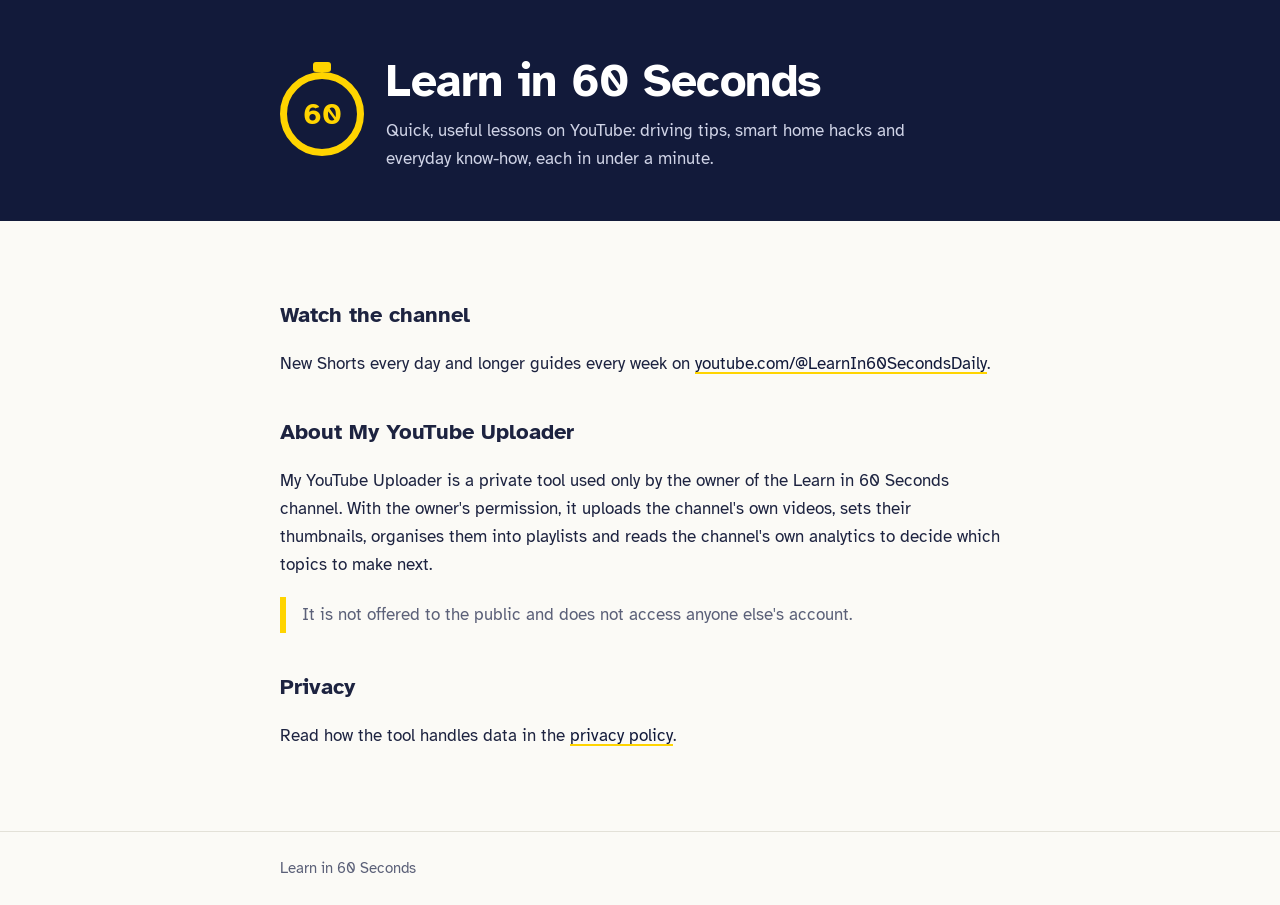
<file: index.html>
<!doctype html>
<html lang="en">
<head>
<meta charset="utf-8">
<meta name="viewport" content="width=device-width, initial-scale=1">
<title>Learn in 60 Seconds</title>
<link rel="preconnect" href="https://fonts.googleapis.com">
<link href="https://fonts.googleapis.com/css2?family=Atkinson+Hyperlegible:wght@400;700&display=swap" rel="stylesheet">
<link rel="stylesheet" href="style.css">
</head>
<body>
<header><div class="wrap brand">
  <div class="watch" aria-hidden="true">60</div>
  <div>
    <h1>Learn in 60 Seconds</h1>
    <p>Quick, useful lessons on YouTube: driving tips, smart home hacks and everyday know-how, each in under a minute.</p>
  </div>
</div></header>
<main><div class="wrap">
  <h2>Watch the channel</h2>
  <p>New Shorts every day and longer guides every week on
    <a href="https://www.youtube.com/@LearnIn60SecondsDaily">youtube.com/@LearnIn60SecondsDaily</a>.</p>

  <h2>About My YouTube Uploader</h2>
  <p>My YouTube Uploader is a private tool used only by the owner of the Learn in 60 Seconds channel.
     With the owner's permission, it uploads the channel's own videos, sets their thumbnails,
     organises them into playlists and reads the channel's own analytics to decide which topics to make next.</p>
  <p class="note">It is not offered to the public and does not access anyone else's account.</p>

  <h2>Privacy</h2>
  <p>Read how the tool handles data in the <a href="privacy.html">privacy policy</a>.</p>
</div></main>
<footer><div class="wrap">Learn in 60 Seconds</div></footer>
</body>
</html>
</file>
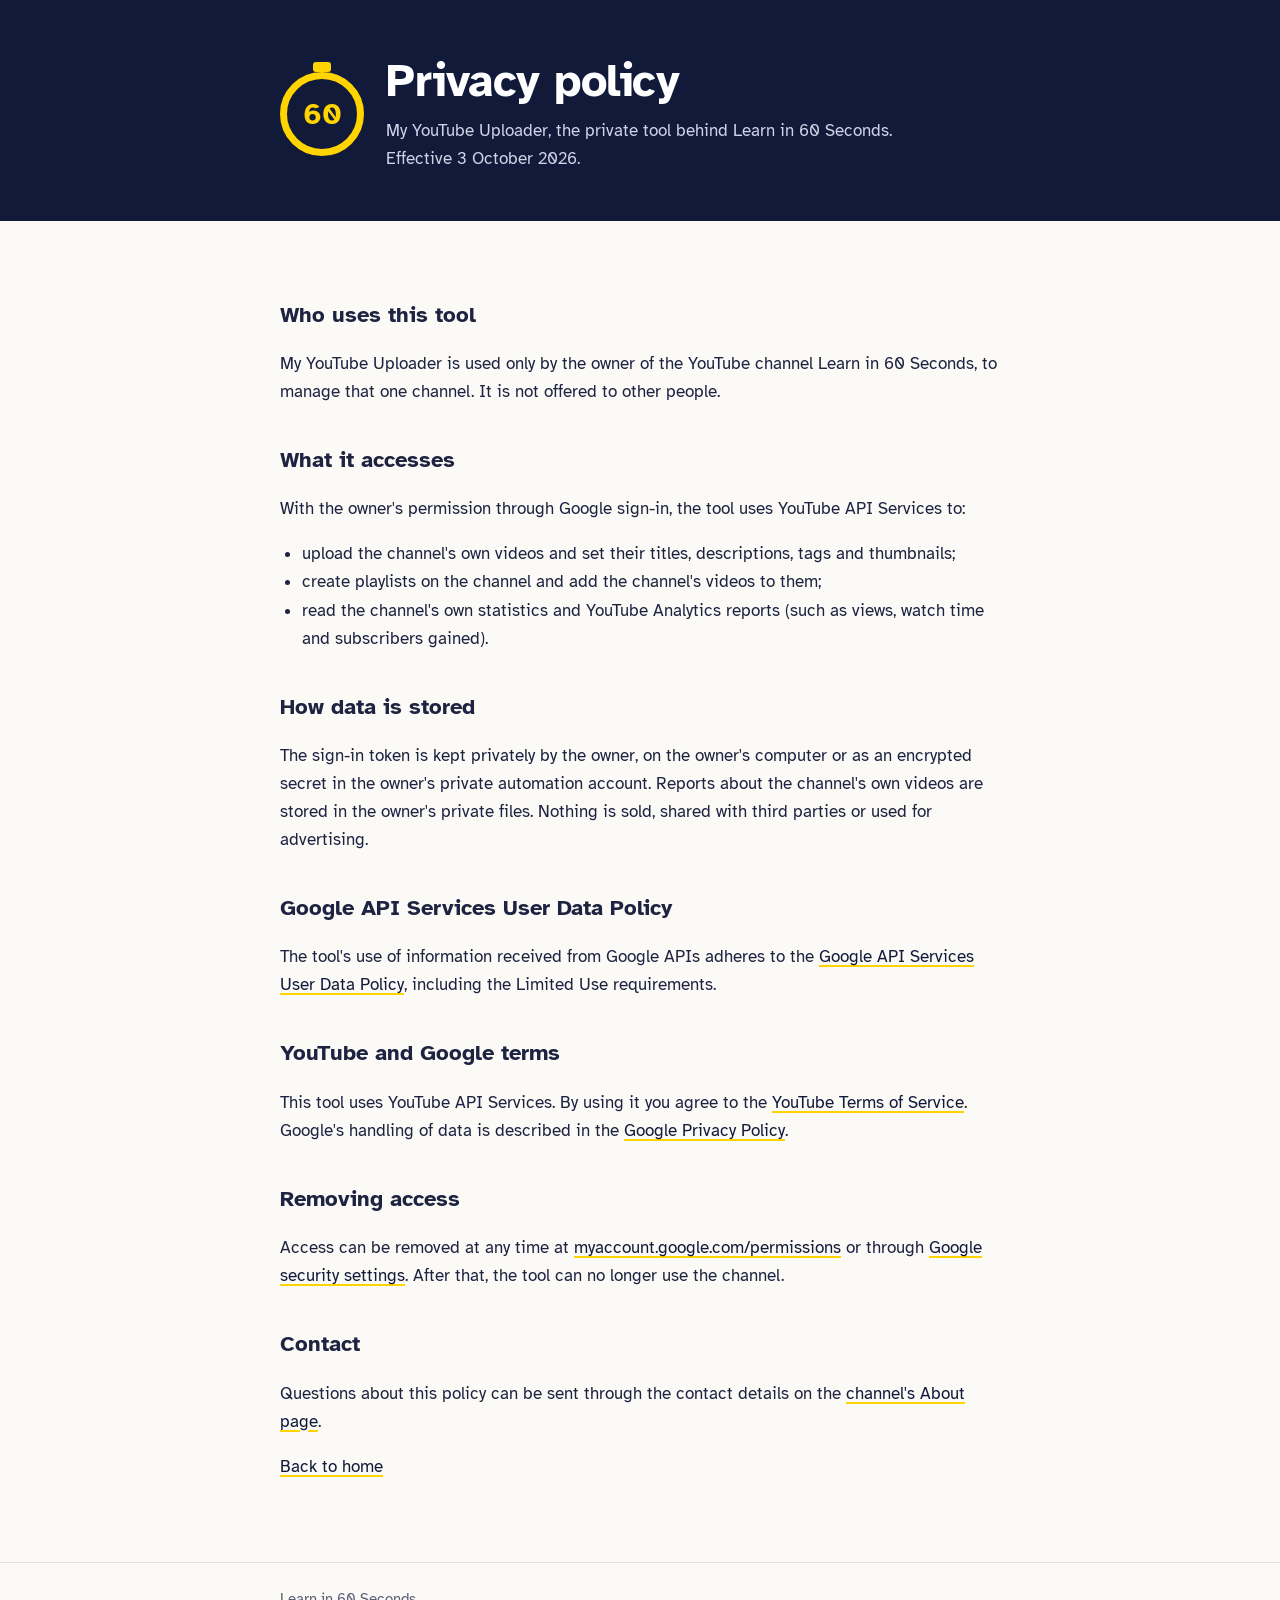
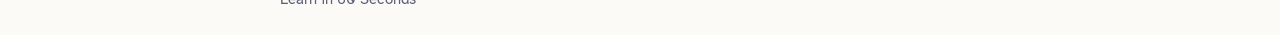
<file: privacy.html>
<!doctype html>
<html lang="en">
<head>
<meta charset="utf-8">
<meta name="viewport" content="width=device-width, initial-scale=1">
<title>Privacy policy: My YouTube Uploader</title>
<link rel="preconnect" href="https://fonts.googleapis.com">
<link href="https://fonts.googleapis.com/css2?family=Atkinson+Hyperlegible:wght@400;700&display=swap" rel="stylesheet">
<link rel="stylesheet" href="style.css">
</head>
<body>
<header><div class="wrap brand">
  <div class="watch" aria-hidden="true">60</div>
  <div>
    <h1>Privacy policy</h1>
    <p>My YouTube Uploader, the private tool behind Learn in 60 Seconds. Effective 3 October 2026.</p>
  </div>
</div></header>
<main><div class="wrap">
  <h2>Who uses this tool</h2>
  <p>My YouTube Uploader is used only by the owner of the YouTube channel Learn in 60 Seconds,
     to manage that one channel. It is not offered to other people.</p>

  <h2>What it accesses</h2>
  <p>With the owner's permission through Google sign-in, the tool uses YouTube API Services to:</p>
  <ul>
    <li>upload the channel's own videos and set their titles, descriptions, tags and thumbnails;</li>
    <li>create playlists on the channel and add the channel's videos to them;</li>
    <li>read the channel's own statistics and YouTube Analytics reports (such as views, watch time and subscribers gained).</li>
  </ul>

  <h2>How data is stored</h2>
  <p>The sign-in token is kept privately by the owner, on the owner's computer or as an encrypted secret
     in the owner's private automation account. Reports about the channel's own videos are stored in the
     owner's private files. Nothing is sold, shared with third parties or used for advertising.</p>

  <h2>Google API Services User Data Policy</h2>
  <p>The tool's use of information received from Google APIs adheres to the
     <a href="https://developers.google.com/terms/api-services-user-data-policy">Google API Services User Data Policy</a>,
     including the Limited Use requirements.</p>

  <h2>YouTube and Google terms</h2>
  <p>This tool uses YouTube API Services. By using it you agree to the
     <a href="https://www.youtube.com/t/terms">YouTube Terms of Service</a>. Google's handling of data is described in the
     <a href="https://policies.google.com/privacy">Google Privacy Policy</a>.</p>

  <h2>Removing access</h2>
  <p>Access can be removed at any time at
     <a href="https://myaccount.google.com/permissions">myaccount.google.com/permissions</a>
     or through <a href="https://security.google.com/settings/security/permissions">Google security settings</a>.
     After that, the tool can no longer use the channel.</p>

  <h2>Contact</h2>
  <p>Questions about this policy can be sent through the contact details on the
     <a href="https://www.youtube.com/@LearnIn60SecondsDaily/about">channel's About page</a>.</p>
  <p><a href="index.html">Back to home</a></p>
</div></main>
<footer><div class="wrap">Learn in 60 Seconds</div></footer>
</body>
</html>
</file>
<file: style.css>
:root{--navy:#121a3a;--ink:#1d2340;--paper:#fbfaf6;--yellow:#ffd400;--muted:#5b6078;--line:#e3e1d8}
*{box-sizing:border-box}
html{-webkit-text-size-adjust:100%}
body{margin:0;background:var(--paper);color:var(--ink);font:17px/1.65 "Atkinson Hyperlegible",system-ui,-apple-system,"Segoe UI",Roboto,sans-serif}
a{color:var(--navy);text-decoration-thickness:2px;text-decoration-color:var(--yellow);text-underline-offset:3px}
a:focus-visible{outline:3px solid var(--yellow);outline-offset:3px}
header{background:var(--navy);color:#fff;padding:56px 24px 48px}
.wrap{max-width:720px;margin:0 auto}
.brand{display:flex;gap:22px;align-items:center}
.watch{flex:none;width:84px;height:84px;border-radius:50%;border:7px solid var(--yellow);display:grid;place-items:center;
  font:700 30px/1 "Atkinson Hyperlegible",sans-serif;color:var(--yellow);position:relative}
.watch::before{content:"";position:absolute;top:-17px;left:50%;width:18px;height:10px;margin-left:-9px;background:var(--yellow);border-radius:3px}
h1{font-size:clamp(30px,6vw,46px);line-height:1.1;margin:0;letter-spacing:-.5px}
header p{margin:10px 0 0;color:#cfd3e6;max-width:52ch}
main{padding:40px 24px 64px}
h2{font-size:22px;margin:36px 0 8px}
p,li{max-width:66ch}
ul{padding-left:22px}
.note{border-left:6px solid var(--yellow);padding:4px 0 4px 16px;color:var(--muted)}
footer{border-top:1px solid var(--line);padding:24px;color:var(--muted);font-size:15px}
@media (max-width:520px){.brand{flex-direction:column;align-items:flex-start}}
</file>
